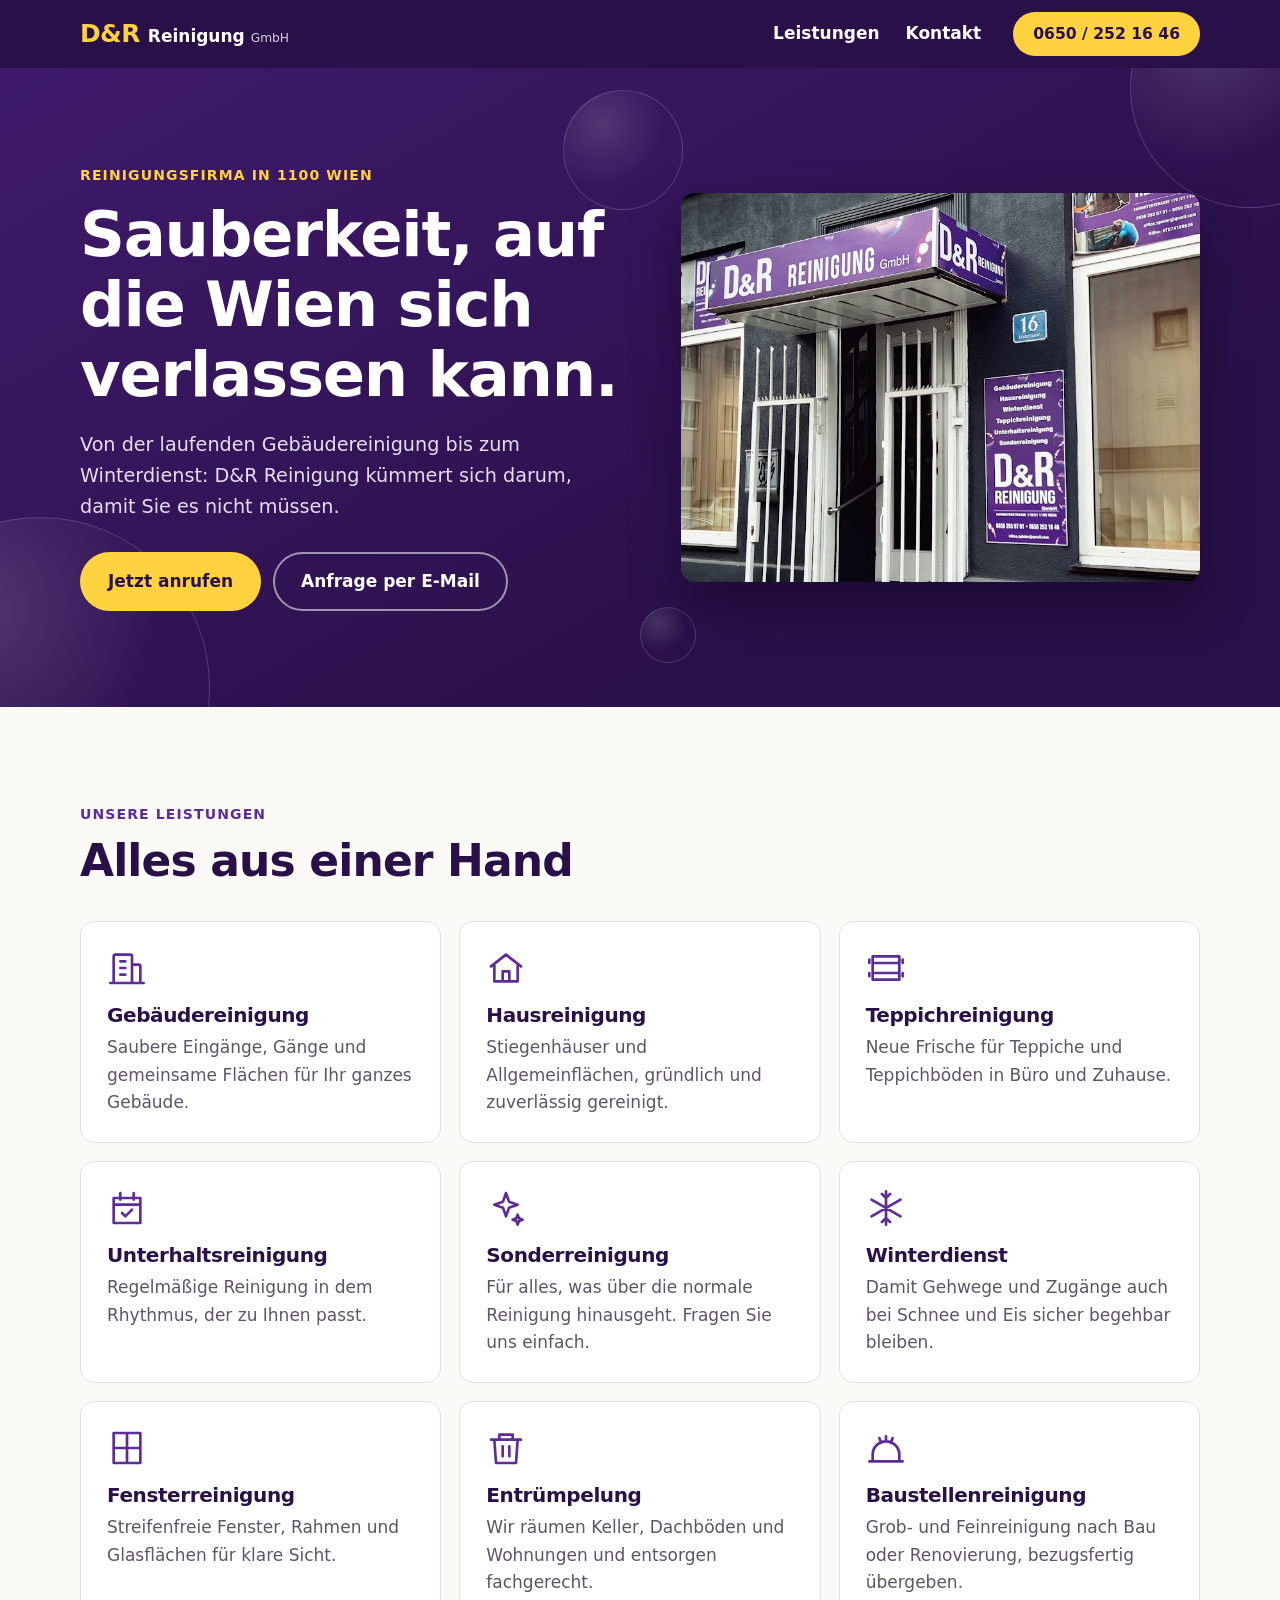
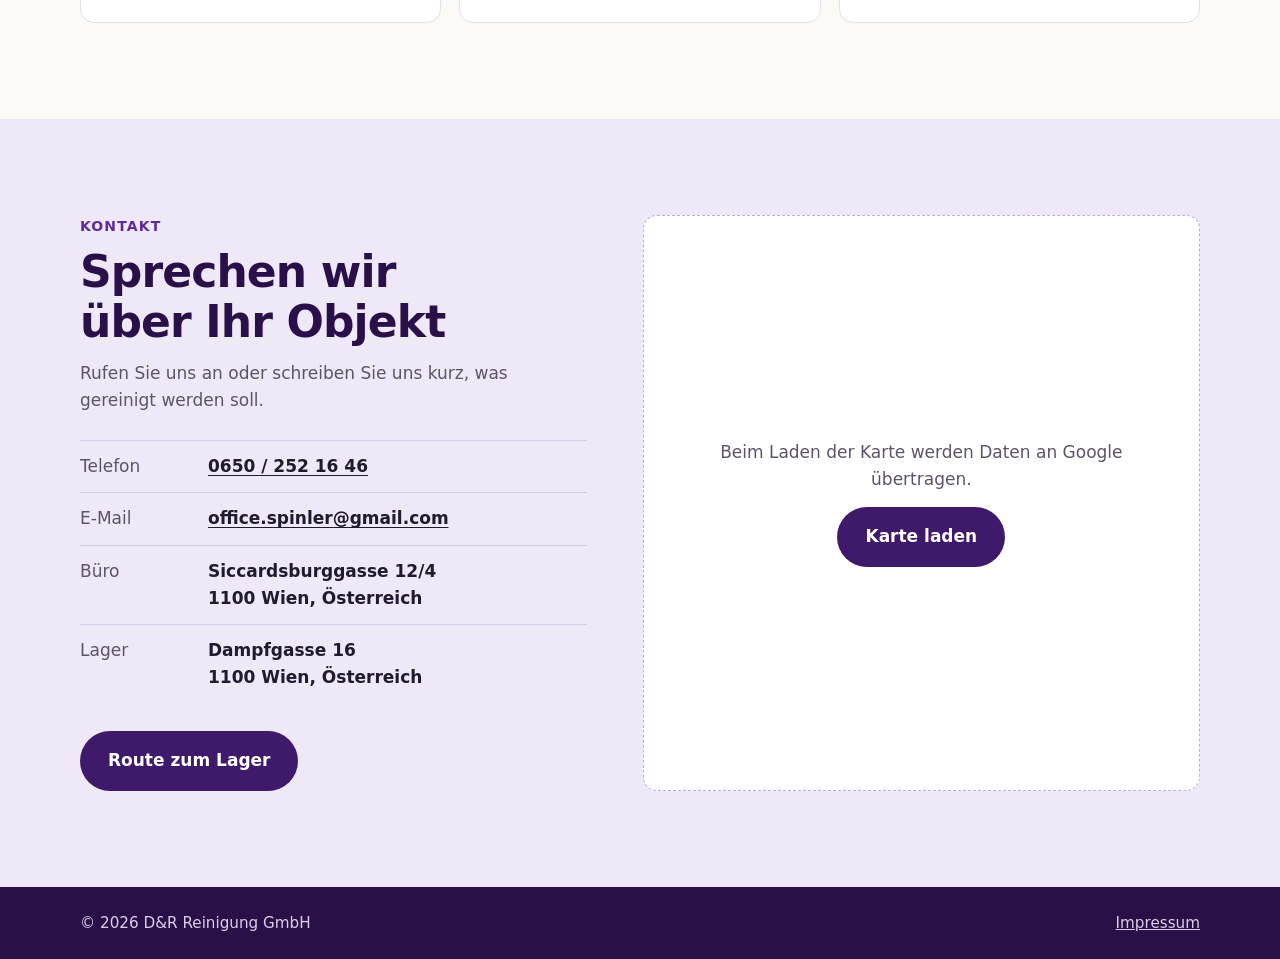
<file: index.html>
<!DOCTYPE html>
<html lang="de">
  <head>
    <meta charset="UTF-8" />
    <meta name="viewport" content="width=device-width, initial-scale=1" />
    <title>D&amp;R Reinigung GmbH | Reinigungsfirma in Wien</title>
    <meta
      name="description"
      content="D&amp;R Reinigung GmbH in 1100 Wien: Gebäudereinigung, Hausreinigung, Teppichreinigung, Unterhaltsreinigung, Sonderreinigung und Winterdienst. Jetzt anrufen."
    />
    <meta name="theme-color" content="#3f1a6b" />
    <link rel="icon" type="image/svg+xml" href="favicon.svg" />
    <link rel="stylesheet" href="style.css" />
  </head>

  <body>
    <a class="skip-link" href="#inhalt">Zum Inhalt springen</a>

    <header class="site-header">
      <div class="wrap site-header__inner">
        <a class="logo" href="#top" aria-label="D&amp;R Reinigung GmbH, zum Seitenanfang">
          <span class="logo__mark">D&amp;R</span>
          <span class="logo__name">Reinigung <small>GmbH</small></span>
        </a>
        <nav aria-label="Hauptnavigation">
          <a href="#leistungen">Leistungen</a>
          <a href="#kontakt">Kontakt</a>
        </nav>
        <a class="btn btn--small" href="tel:+436502521646">0650 / 252 16 46</a>
      </div>
    </header>

    <main id="inhalt">
      <section class="hero" id="top">
        <div class="bubbles" aria-hidden="true"><i></i><i></i><i></i><i></i></div>
        <div class="wrap hero__inner">
          <div class="hero__text">
            <p class="eyebrow">Reinigungsfirma in 1100 Wien</p>
            <h1>Sauberkeit, auf die Wien sich verlassen kann.</h1>
            <p class="hero__lead">
              Von der laufenden Gebäudereinigung bis zum Winterdienst: D&amp;R
              Reinigung kümmert sich darum, damit Sie es nicht müssen.
            </p>
            <div class="hero__actions">
              <a class="btn" href="tel:+436502521646">Jetzt anrufen</a>
              <a
                class="btn btn--ghost"
                href="mailto:office.spinler@gmail.com?subject=Anfrage%20Reinigung"
                >Anfrage per E-Mail</a
              >
            </div>
          </div>
          <figure class="hero__photo">
            <img
              src="D%26R%20Pictures/D%26R.jpg"
              width="1080"
              height="608"
              alt="Eingang der D&amp;R Reinigung GmbH in der Dampfgasse 16 mit violettem Vordach"
            />
          </figure>
        </div>
      </section>

      <section class="section" id="leistungen">
        <div class="wrap">
          <p class="eyebrow eyebrow--dark">Unsere Leistungen</p>
          <h2>Alles aus einer Hand</h2>
          <ul class="services">
            <li class="service">
              <svg viewBox="0 0 24 24" aria-hidden="true"><path d="M4 21V5a1 1 0 0 1 1-1h9a1 1 0 0 1 1 1v16M15 10h4a1 1 0 0 1 1 1v10M2 21h20M8 8h3M8 12h3M8 16h3" /></svg>
              <h3>Gebäudereinigung</h3>
              <p>Saubere Eingänge, Gänge und gemeinsame Flächen für Ihr ganzes Gebäude.</p>
            </li>
            <li class="service">
              <svg viewBox="0 0 24 24" aria-hidden="true"><path d="M3 11l9-7 9 7M5 9.500V20h14V9.500M10 20v-6h4v6" /></svg>
              <h3>Hausreinigung</h3>
              <p>Stiegenhäuser und Allgemeinflächen, gründlich und zuverlässig gereinigt.</p>
            </li>
            <li class="service">
              <svg viewBox="0 0 24 24" aria-hidden="true"><path d="M4 5h16v14H4zM4 9h16M4 15h16M2 7v2M2 15v2M22 7v2M22 15v2" /></svg>
              <h3>Teppichreinigung</h3>
              <p>Neue Frische für Teppiche und Teppichböden in Büro und Zuhause.</p>
            </li>
            <li class="service">
              <svg viewBox="0 0 24 24" aria-hidden="true"><path d="M4 6h16v15H4zM4 10h16M8 3v4M16 3v4M9 15l2 2 4-4" /></svg>
              <h3>Unterhaltsreinigung</h3>
              <p>Regelmäßige Reinigung in dem Rhythmus, der zu Ihnen passt.</p>
            </li>
            <li class="service">
              <svg viewBox="0 0 24 24" aria-hidden="true"><path d="M12 3l1.800 5.200L19 10l-5.200 1.800L12 17l-1.800-5.200L5 10l5.200-1.800zM19 16l.800 2.200L22 19l-2.200.800L19 22l-.800-2.200L16 19l2.200-.800z" /></svg>
              <h3>Sonderreinigung</h3>
              <p>Für alles, was über die normale Reinigung hinausgeht. Fragen Sie uns einfach.</p>
            </li>
            <li class="service">
              <svg viewBox="0 0 24 24" aria-hidden="true"><path d="M12 2v20M3.300 7l17.400 10M20.700 7L3.300 17M12 6L9.500 3.500M12 6l2.500-2.500M12 18l-2.500 2.500M12 18l2.500 2.500" /></svg>
              <h3>Winterdienst</h3>
              <p>Damit Gehwege und Zugänge auch bei Schnee und Eis sicher begehbar bleiben.</p>
            </li>
            <li class="service">
              <svg viewBox="0 0 24 24" aria-hidden="true"><path d="M4 3h16v18H4zM12 3v18M4 12h16" /></svg>
              <h3>Fensterreinigung</h3>
              <p>Streifenfreie Fenster, Rahmen und Glasflächen für klare Sicht.</p>
            </li>
            <li class="service">
              <svg viewBox="0 0 24 24" aria-hidden="true"><path d="M3 7h18M8 7V4h8v3M5 7l1 14h12l1-14M10 11v6M14 11v6" /></svg>
              <h3>Entrümpelung</h3>
              <p>Wir räumen Keller, Dachböden und Wohnungen und entsorgen fachgerecht.</p>
            </li>
            <li class="service">
              <svg viewBox="0 0 24 24" aria-hidden="true"><path d="M2 20h20M4 20v-4a8 8 0 0 1 16 0v4M12 8V5M9 9l-1-3M15 9l1-3" /></svg>
              <h3>Baustellenreinigung</h3>
              <p>Grob- und Feinreinigung nach Bau oder Renovierung, bezugsfertig übergeben.</p>
            </li>
          </ul>
        </div>
      </section>

      <section class="section section--tint" id="kontakt">
        <div class="wrap contact">
          <div>
            <p class="eyebrow eyebrow--dark">Kontakt</p>
            <h2>Sprechen wir über Ihr Objekt</h2>
            <p class="contact__lead">
              Rufen Sie uns an oder schreiben Sie uns kurz, was gereinigt werden soll.
            </p>
            <dl class="contact__list">
              <div>
                <dt>Telefon</dt>
                <dd><a href="tel:+436502521646">0650 / 252 16 46</a></dd>
              </div>
              <div>
                <dt>E-Mail</dt>
                <dd><a href="mailto:office.spinler@gmail.com">office.spinler@gmail.com</a></dd>
              </div>
              <div>
                <dt>Büro</dt>
                <dd>Siccardsburggasse 12/4<br />1100 Wien, Österreich</dd>
              </div>
              <div>
                <dt>Lager</dt>
                <dd>Dampfgasse 16<br />1100 Wien, Österreich</dd>
              </div>
            </dl>
            <a
              class="btn btn--dark"
              href="https://www.google.com/maps/dir//D%26R+Reinigung+GmbH+-+Lager+und+Büro/@48.1801114,16.300522,12z/data=!4m8!4m7!1m0!1m5!1m1!1s0x476da9d1e0f8e087:0x91861a848835df58!2m2!1d16.3705617!2d48.1801327?entry=ttu"
              target="_blank"
              rel="noopener"
              >Route zum Lager</a
            >
          </div>

          <!-- The map loads only after a click, so nothing is sent to Google without consent. -->
          <div class="map" id="map">
            <p>Beim Laden der Karte werden Daten an Google übertragen.</p>
            <button
              class="btn btn--dark"
              type="button"
              data-src="https://www.google.com/maps/embed?pb=!1m18!1m12!1m3!1d2660.3744595924977!2d16.36798141239445!3d48.18013624807675!2m3!1f0!2f0!3f0!3m2!1i1024!2i768!4f13.1!3m3!1m2!1s0x476da9d1e0f8e087%3A0x91861a848835df58!2sD%26R%20Reinigung%20GmbH%20-%20Lager%20und%20B%C3%BCro!5e0!3m2!1sde!2sat!4v1685837793152!5m2!1sde!2sat"
            >
              Karte laden
            </button>
          </div>
        </div>
      </section>
    </main>

    <footer class="site-footer">
      <div class="wrap site-footer__inner">
        <p>© <span id="year">2026</span> D&amp;R Reinigung GmbH</p>
        <!-- TODO: add a link to the Datenschutz page here. -->
        <p><a href="impressum.html">Impressum</a></p>
      </div>
    </footer>

    <a class="call-bar" href="tel:+436502521646">Jetzt anrufen: 0650 / 252 16 46</a>

    <script>
      document.getElementById("year").textContent = new Date().getFullYear();

      var mapBox = document.getElementById("map");
      mapBox.querySelector("button").addEventListener("click", function () {
        var frame = document.createElement("iframe");
        frame.src = this.dataset.src;
        frame.title = "Lager der D&R Reinigung GmbH auf Google Maps";
        frame.loading = "lazy";
        frame.referrerPolicy = "no-referrer-when-downgrade";
        frame.allowFullscreen = true;
        mapBox.replaceChildren(frame);
        mapBox.classList.add("map--loaded");
      });
    </script>
  </body>
</html>
</file>
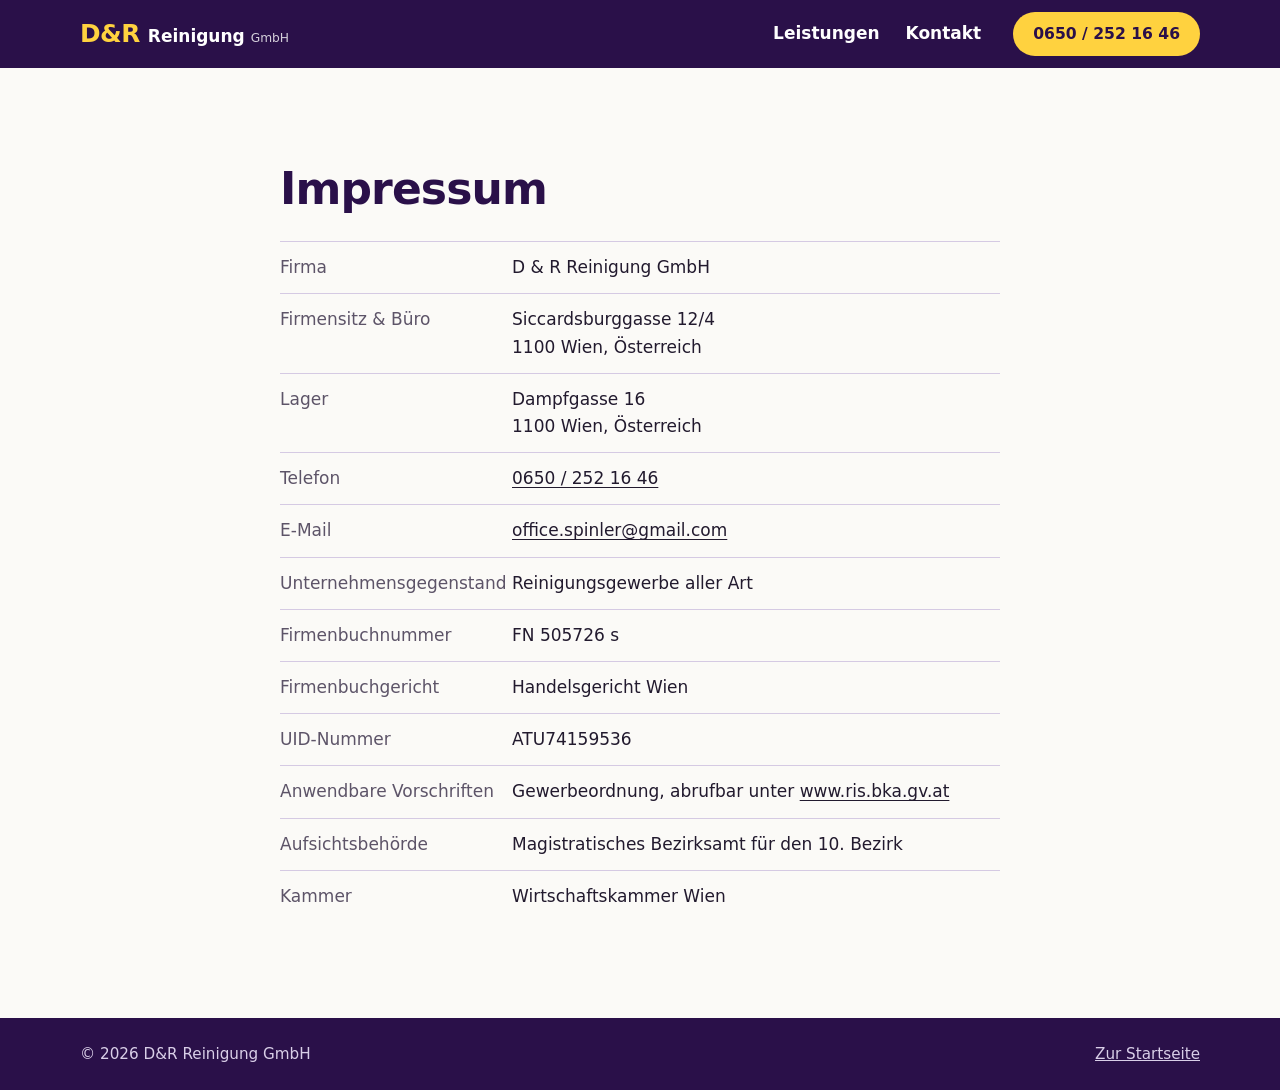
<file: impressum.html>
<!DOCTYPE html>
<html lang="de">
  <head>
    <meta charset="UTF-8" />
    <meta name="viewport" content="width=device-width, initial-scale=1" />
    <title>Impressum | D&amp;R Reinigung GmbH</title>
    <meta name="theme-color" content="#3f1a6b" />
    <link rel="icon" type="image/svg+xml" href="favicon.svg" />
    <link rel="stylesheet" href="style.css" />
  </head>

  <body>
    <header class="site-header">
      <div class="wrap site-header__inner">
        <a class="logo" href="index.html" aria-label="D&amp;R Reinigung GmbH, zur Startseite">
          <span class="logo__mark">D&amp;R</span>
          <span class="logo__name">Reinigung <small>GmbH</small></span>
        </a>
        <nav aria-label="Hauptnavigation">
          <a href="index.html#leistungen">Leistungen</a>
          <a href="index.html#kontakt">Kontakt</a>
        </nav>
        <a class="btn btn--small" href="tel:+436502521646">0650 / 252 16 46</a>
      </div>
    </header>

    <main class="section">
      <div class="wrap legal">
        <h1>Impressum</h1>
        <dl class="contact__list">
          <div>
            <dt>Firma</dt>
            <dd>D &amp; R Reinigung GmbH</dd>
          </div>
          <div>
            <dt>Firmensitz &amp; Büro</dt>
            <dd>Siccardsburggasse 12/4<br />1100 Wien, Österreich</dd>
          </div>
          <div>
            <dt>Lager</dt>
            <dd>Dampfgasse 16<br />1100 Wien, Österreich</dd>
          </div>
          <div>
            <dt>Telefon</dt>
            <dd><a href="tel:+436502521646">0650 / 252 16 46</a></dd>
          </div>
          <div>
            <dt>E-Mail</dt>
            <dd><a href="mailto:office.spinler@gmail.com">office.spinler@gmail.com</a></dd>
          </div>
          <div>
            <dt>Unternehmensgegenstand</dt>
            <dd>Reinigungsgewerbe aller Art</dd>
          </div>
          <div>
            <dt>Firmenbuchnummer</dt>
            <dd>FN 505726 s</dd>
          </div>
          <div>
            <dt>Firmenbuchgericht</dt>
            <dd>Handelsgericht Wien</dd>
          </div>
          <div>
            <dt>UID-Nummer</dt>
            <dd>ATU74159536</dd>
          </div>
          <div>
            <dt>Anwendbare Vorschriften</dt>
            <dd>Gewerbeordnung, abrufbar unter <a href="https://www.ris.bka.gv.at" target="_blank" rel="noopener">www.ris.bka.gv.at</a></dd>
          </div>
          <div>
            <dt>Aufsichtsbehörde</dt>
            <dd>Magistratisches Bezirksamt für den 10. Bezirk</dd>
          </div>
          <div>
            <dt>Kammer</dt>
            <dd>Wirtschaftskammer Wien</dd>
          </div>
        </dl>
      </div>
    </main>

    <footer class="site-footer">
      <div class="wrap site-footer__inner">
        <p>© <span id="year">2026</span> D&amp;R Reinigung GmbH</p>
        <p><a href="index.html">Zur Startseite</a></p>
      </div>
    </footer>

    <a class="call-bar" href="tel:+436502521646">Jetzt anrufen: 0650 / 252 16 46</a>

    <script>
      document.getElementById("year").textContent = new Date().getFullYear();
    </script>
  </body>
</html>
</file>
<file: style.css>
:root {
  --purple-900: #2a1049;
  --purple-800: #3f1a6b;
  --purple-600: #5e2c98;
  --purple-100: #efe8f7;
  --yellow: #ffd23f;
  --paper: #fbfaf7;
  --white: #ffffff;
  --ink: #221a2e;
  --muted: #5d5468;
  --line: #e4deea;
  --radius: 14px;
  --header-height: 68px;
  --font: "Segoe UI Variable Text", "Segoe UI", system-ui, -apple-system, "Helvetica Neue", Arial, sans-serif;
}

*,
*::before,
*::after {
  box-sizing: border-box;
}

html {
  scroll-behavior: smooth;
  scroll-padding-top: calc(var(--header-height) + 16px);
  -webkit-text-size-adjust: 100%;
}

body {
  margin: 0;
  background: var(--paper);
  color: var(--ink);
  font-family: var(--font);
  font-size: 1.0625rem;
  line-height: 1.6;
}

img,
svg {
  display: block;
  max-width: 100%;
}

img {
  height: auto;
}

h1,
h2,
h3 {
  margin: 0;
  line-height: 1.12;
  letter-spacing: -0.02em;
  text-wrap: balance;
}

h2 {
  font-size: clamp(1.9rem, 4vw, 2.75rem);
  font-weight: 800;
  color: var(--purple-900);
}

a {
  color: inherit;
}

:focus-visible {
  outline: 3px solid var(--yellow);
  outline-offset: 3px;
  border-radius: 4px;
}

.section :focus-visible {
  outline-color: var(--purple-600);
}

.wrap {
  width: min(1120px, 100% - 40px);
  margin-inline: auto;
}

.skip-link {
  position: absolute;
  left: 16px;
  top: -60px;
  z-index: 100;
  padding: 10px 16px;
  background: var(--yellow);
  color: var(--ink);
  border-radius: 8px;
}

.skip-link:focus {
  top: 10px;
}

.eyebrow {
  margin: 0 0 14px;
  color: var(--yellow);
  font-size: 0.875rem;
  font-weight: 700;
  letter-spacing: 0.08em;
  text-transform: uppercase;
}

.eyebrow--dark {
  color: var(--purple-600);
  margin-bottom: 10px;
}

/* Buttons */

.btn {
  display: inline-block;
  padding: 14px 26px;
  border: 2px solid transparent;
  border-radius: 999px;
  background: var(--yellow);
  color: var(--purple-900);
  font: inherit;
  font-weight: 700;
  text-decoration: none;
  cursor: pointer;
  transition: transform 0.15s ease, background-color 0.15s ease, color 0.15s ease;
}

.btn:hover {
  transform: translateY(-2px);
}

.btn--small {
  padding: 8px 18px;
  font-size: 0.975rem;
  white-space: nowrap;
}

.btn--ghost {
  background: transparent;
  border-color: rgb(255 255 255 / 0.55);
  color: var(--white);
}

.btn--ghost:hover {
  background: var(--white);
  border-color: var(--white);
  color: var(--purple-900);
}

.btn--dark {
  background: var(--purple-800);
  color: var(--white);
}

.btn--dark:hover {
  background: var(--purple-600);
}

/* Header */

.site-header {
  position: sticky;
  top: 0;
  z-index: 50;
  background: var(--purple-900);
  color: var(--white);
}

.site-header__inner {
  display: flex;
  align-items: center;
  gap: 32px;
  min-height: var(--header-height);
}

.logo {
  display: flex;
  align-items: baseline;
  gap: 8px;
  margin-right: auto;
  text-decoration: none;
  white-space: nowrap;
}

.logo__mark {
  font-size: 1.55rem;
  font-weight: 800;
  letter-spacing: -0.02em;
  color: var(--yellow);
}

.logo__name {
  font-weight: 600;
}

.logo__name small {
  font-size: 0.72em;
  font-weight: 400;
  opacity: 0.8;
}

.site-header nav {
  display: flex;
  gap: 26px;
}

.site-header nav a {
  font-weight: 600;
  text-decoration: none;
  text-underline-offset: 6px;
}

.site-header nav a:hover {
  text-decoration: underline;
  text-decoration-color: var(--yellow);
  text-decoration-thickness: 2px;
}

/* Hero */

.hero {
  position: relative;
  overflow: hidden;
  background: linear-gradient(150deg, var(--purple-800), var(--purple-900) 75%);
  color: var(--white);
}

.hero__inner {
  position: relative;
  display: grid;
  grid-template-columns: 1.05fr 1fr;
  align-items: center;
  gap: 56px;
  padding-block: clamp(48px, 8vw, 96px);
}

.hero h1 {
  font-size: clamp(2.4rem, 5.2vw, 3.9rem);
  font-weight: 800;
}

.hero__lead {
  max-width: 34em;
  margin: 20px 0 30px;
  font-size: 1.2rem;
  color: #e6def2;
}

.hero__actions {
  display: flex;
  flex-wrap: wrap;
  gap: 12px;
}

.hero__photo {
  margin: 0;
}

.hero__photo img {
  width: 100%;
  aspect-ratio: 4 / 3;
  object-fit: cover;
  object-position: 30% 30%;
  border-radius: var(--radius);
  box-shadow: 0 24px 50px rgb(10 0 25 / 0.45);
}

/* Soap bubbles, taken from the shop signage */

.bubbles i {
  position: absolute;
  border-radius: 50%;
  border: 1.5px solid rgb(255 255 255 / 0.16);
  background: radial-gradient(circle at 32% 28%, rgb(255 255 255 / 0.14), transparent 55%);
}

.bubbles i:nth-child(1) {
  width: 340px;
  height: 340px;
  left: -130px;
  bottom: -150px;
}

.bubbles i:nth-child(2) {
  width: 120px;
  height: 120px;
  left: 44%;
  top: 22px;
}

.bubbles i:nth-child(3) {
  width: 56px;
  height: 56px;
  left: 50%;
  bottom: 44px;
}

.bubbles i:nth-child(4) {
  width: 240px;
  height: 240px;
  right: -90px;
  top: -100px;
}

/* Sections */

.section {
  padding-block: clamp(56px, 8vw, 96px);
}

.section--tint {
  background: var(--purple-100);
}

/* Services */

.services {
  display: grid;
  grid-template-columns: repeat(auto-fit, minmax(290px, 1fr));
  gap: 18px;
  margin: 36px 0 0;
  padding: 0;
  list-style: none;
}

.service {
  padding: 26px;
  background: var(--white);
  border: 1px solid var(--line);
  border-radius: var(--radius);
  transition: border-color 0.15s ease, transform 0.15s ease;
}

.service:hover {
  border-color: var(--purple-600);
  transform: translateY(-3px);
}

.service svg {
  width: 40px;
  height: 40px;
  margin-bottom: 16px;
  fill: none;
  stroke: var(--purple-600);
  stroke-width: 1.6;
  stroke-linecap: round;
  stroke-linejoin: round;
}

.service h3 {
  font-size: 1.25rem;
  color: var(--purple-900);
}

.service p {
  margin: 8px 0 0;
  color: var(--muted);
}

/* Contact */

.contact {
  display: grid;
  grid-template-columns: 1fr 1.1fr;
  align-items: stretch;
  gap: 56px;
}

.contact__lead {
  margin: 14px 0 26px;
  color: var(--muted);
}

.contact__list {
  margin: 0 0 28px;
}

.contact__list div {
  display: grid;
  grid-template-columns: 116px 1fr;
  gap: 12px;
  padding: 12px 0;
  border-top: 1px solid #d5cae3;
}

.contact__list dt {
  color: var(--muted);
}

.contact__list dd {
  margin: 0;
  font-weight: 600;
  overflow-wrap: anywhere;
}

.contact__list a {
  text-underline-offset: 3px;
}

.map {
  display: flex;
  flex-direction: column;
  align-items: center;
  justify-content: center;
  gap: 14px;
  min-height: 400px;
  padding: 24px;
  overflow: hidden;
  text-align: center;
  color: var(--muted);
  background: var(--white);
  border: 1px dashed #bcaed0;
  border-radius: var(--radius);
}

.map p {
  max-width: 26em;
  margin: 0;
}

.map--loaded {
  padding: 0;
  border: 0;
}

.map iframe {
  flex: 1;
  width: 100%;
  min-height: 400px;
  border: 0;
}

/* Legal pages */

.legal {
  max-width: 720px;
}

.legal h1 {
  margin-bottom: 28px;
  font-size: clamp(2rem, 4vw, 2.75rem);
  font-weight: 800;
  color: var(--purple-900);
}

.legal .contact__list {
  margin-bottom: 0;
}

.legal .contact__list div {
  grid-template-columns: 220px 1fr;
}

.legal .contact__list dd {
  font-weight: 400;
}

/* Footer */

.site-footer {
  background: var(--purple-900);
  color: #d9cfe8;
  font-size: 0.95rem;
}

.site-footer__inner {
  display: flex;
  flex-wrap: wrap;
  justify-content: space-between;
  gap: 4px 24px;
  padding-block: 24px;
}

.site-footer p {
  margin: 0;
}

/* Phone call bar, shown on small screens only */

.call-bar {
  display: none;
}

@media (max-width: 860px) {
  .hero__inner,
  .contact {
    grid-template-columns: 1fr;
    gap: 36px;
  }

  .hero__photo img {
    aspect-ratio: 16 / 10;
  }

  .map {
    min-height: 300px;
  }
}

@media (max-width: 640px) {
  .legal .contact__list div {
    grid-template-columns: 1fr;
    gap: 0;
  }

  .site-header nav,
  .site-header .btn--small {
    display: none;
  }

  .hero__actions .btn {
    flex: 1 1 100%;
    text-align: center;
  }

  body {
    padding-bottom: 64px;
  }

  .call-bar {
    position: fixed;
    inset: auto 0 0;
    z-index: 60;
    display: block;
    padding: 16px;
    padding-bottom: calc(16px + env(safe-area-inset-bottom));
    background: var(--yellow);
    color: var(--purple-900);
    font-weight: 800;
    text-align: center;
    text-decoration: none;
  }
}

@media (prefers-reduced-motion: reduce) {
  html {
    scroll-behavior: auto;
  }

  .btn,
  .service {
    transition: none;
  }

  .btn:hover,
  .service:hover {
    transform: none;
  }
}
</file>
